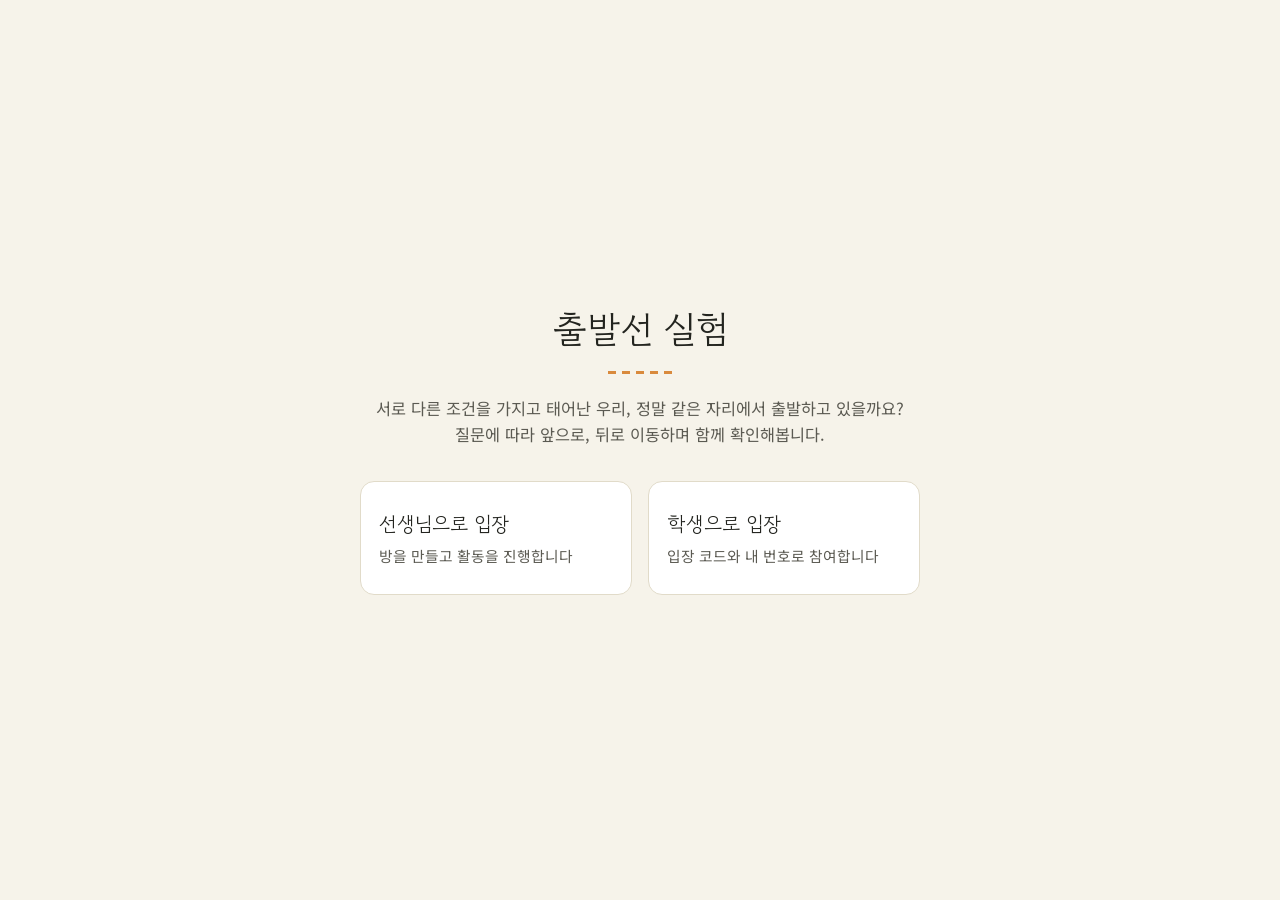
<file: Line/index.html>
<!DOCTYPE html>
<html lang="ko">
<head>
<meta charset="UTF-8" />
<meta name="viewport" content="width=device-width, initial-scale=1.0" />
<title>출발선 실험 — 체험 활동</title>
<link rel="stylesheet" href="css/style.css" />
</head>
<body>

<div class="landing">
  <div class="landing-card">
    <h1>출발선 실험</h1>
    <div class="eyebrow-line"></div>
    <p class="sub">
      서로 다른 조건을 가지고 태어난 우리, 정말 같은 자리에서 출발하고 있을까요?<br/>
      질문에 따라 앞으로, 뒤로 이동하며 함께 확인해봅니다.
    </p>

    <div class="role-grid">
      <a class="role-card" href="teacher.html" style="text-decoration:none; color:inherit;">
        <div class="role-title">선생님으로 입장</div>
        <div class="role-desc">방을 만들고 활동을 진행합니다</div>
      </a>
      <a class="role-card" href="student.html" style="text-decoration:none; color:inherit;">
        <div class="role-title">학생으로 입장</div>
        <div class="role-desc">입장 코드와 내 번호로 참여합니다</div>
      </a>
    </div>
  </div>
</div>

</body>
</html>
</file>
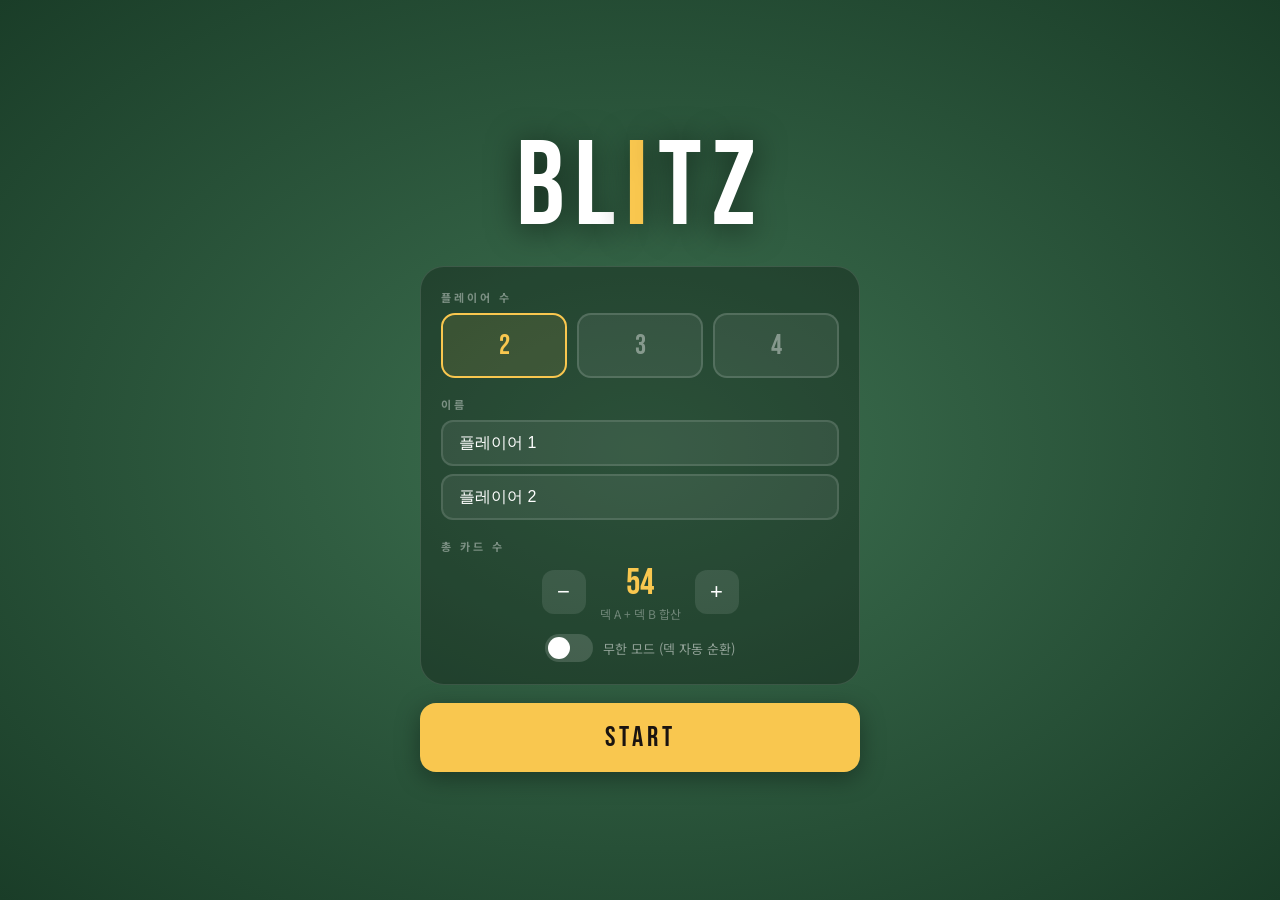
<file: blitz.html>
<!DOCTYPE html>
<html lang="ko">
<head>
<meta charset="UTF-8">
<meta name="viewport" content="width=device-width, initial-scale=1.0, user-scalable=no">
<meta name="apple-mobile-web-app-capable" content="yes">
<meta name="apple-mobile-web-app-status-bar-style" content="black-translucent">
<title>BLITZ</title>
<style>
@import url('https://fonts.googleapis.com/css2?family=Bebas+Neue&family=Noto+Sans+KR:wght@400;700;900&display=swap');
:root {
  --felt:#2d5a3d; --felt-d:#1a3d28; --felt-l:#3d7050;
  --ink:#1a1410; --gold:#f9c74f; --accent:#c0392b;
  --card:#fdf9f0; --card-b:#cfc0a0;
  /* JS will override these */
  --cw:140px; --ch:196px; --dw:100px; --dh:140px; --ns:16px;
}
*{box-sizing:border-box;margin:0;padding:0;
  -webkit-tap-highlight-color:transparent;
  user-select:none;-webkit-user-select:none;}
body{background:var(--felt);font-family:'Noto Sans KR',sans-serif;
  width:100dvw;height:100dvh;overflow:hidden;}
.screen{display:none;width:100%;height:100%;position:absolute;top:0;left:0;}
.screen.active{display:flex;}

/* ── SETUP ── */
#setup{flex-direction:column;align-items:center;justify-content:center;
  background:radial-gradient(ellipse at center,var(--felt-l),var(--felt-d));
  padding:28px 24px;gap:18px;}
.logo{font-family:'Bebas Neue',sans-serif;font-size:clamp(80px,20vw,120px);
  color:white;letter-spacing:10px;line-height:1;text-shadow:0 4px 32px rgba(0,0,0,.6);}
.logo em{color:var(--gold);font-style:normal;}
.setup-box{background:rgba(0,0,0,.28);border:1px solid rgba(255,255,255,.12);
  border-radius:24px;padding:22px 20px;width:100%;max-width:440px;
  display:flex;flex-direction:column;gap:18px;}
.slabel{font-size:11px;font-weight:700;letter-spacing:3px;
  color:rgba(255,255,255,.4);text-transform:uppercase;margin-bottom:8px;}
.count-row{display:flex;gap:10px;}
.count-btn{flex:1;padding:14px 8px;border:2px solid rgba(255,255,255,.15);
  border-radius:14px;background:rgba(255,255,255,.07);
  font-family:'Bebas Neue',sans-serif;font-size:28px;
  color:rgba(255,255,255,.4);cursor:pointer;transition:all .2s;}
.count-btn.active{border-color:var(--gold);color:var(--gold);background:rgba(249,199,79,.1);}
.name-inputs{display:flex;flex-direction:column;gap:8px;}
.name-input{width:100%;padding:12px 16px;border:2px solid rgba(255,255,255,.12);
  border-radius:12px;background:rgba(255,255,255,.07);font-size:16px;
  color:white;outline:none;}
.name-input::placeholder{color:rgba(255,255,255,.25);}
.name-input:focus{border-color:rgba(255,255,255,.4);}
.cc-row{display:flex;align-items:center;justify-content:center;gap:14px;}
.cc-btn{width:44px;height:44px;border-radius:12px;border:none;
  background:rgba(255,255,255,.1);color:white;font-size:22px;
  cursor:pointer;flex-shrink:0;display:flex;align-items:center;justify-content:center;}
.cc-btn:active{background:rgba(255,255,255,.2);}
.cc-val{font-family:'Bebas Neue',sans-serif;font-size:36px;color:var(--gold);
  min-width:70px;text-align:center;}
.cc-desc{font-size:12px;color:rgba(255,255,255,.35);text-align:center;}
.inf-toggle{display:flex;align-items:center;justify-content:center;gap:10px;margin-top:6px;}
.inf-toggle-lbl{font-size:13px;color:rgba(255,255,255,.5);}
.toggle-switch{position:relative;width:46px;height:26px;cursor:pointer;}
.toggle-switch input{opacity:0;width:0;height:0;}
.toggle-track{position:absolute;inset:0;border-radius:13px;
  background:rgba(255,255,255,.15);transition:background .2s;}
.toggle-thumb{position:absolute;width:20px;height:20px;border-radius:50%;
  background:white;top:3px;left:3px;transition:transform .2s;}
.toggle-switch input:checked + .toggle-track{background:var(--gold);}
.toggle-switch input:checked + .toggle-track + .toggle-thumb,
.toggle-switch input:checked ~ .toggle-thumb{transform:translateX(20px);}
/* Simpler toggle using label trick */
.tog{display:flex;align-items:center;gap:10px;cursor:pointer;}
.tog-pill{width:48px;height:28px;border-radius:14px;background:rgba(255,255,255,.15);
  position:relative;transition:background .2s;flex-shrink:0;}
.tog-pill::after{content:'';position:absolute;width:22px;height:22px;border-radius:50%;
  background:white;top:3px;left:3px;transition:transform .22s;}
.tog.on .tog-pill{background:var(--gold);}
.tog.on .tog-pill::after{transform:translateX(20px);}
.tog-lbl{font-size:13px;color:rgba(255,255,255,.5);}
.start-btn{width:100%;max-width:440px;padding:18px;border:none;border-radius:16px;
  background:var(--gold);color:var(--ink);
  font-family:'Bebas Neue',sans-serif;font-size:28px;letter-spacing:4px;
  cursor:pointer;box-shadow:0 6px 24px rgba(0,0,0,.35);transition:transform .15s;}
.start-btn:active{transform:scale(.97);}

/* ── GAME TABLE ── */
#game{position:relative;
  background:radial-gradient(ellipse at center,var(--felt-l) 0%,var(--felt) 50%,var(--felt-d) 100%);}
#game::before{content:'';position:absolute;inset:0;pointer-events:none;
  background-image:
    repeating-linear-gradient(0deg,transparent,transparent 4px,rgba(0,0,0,.018) 4px,rgba(0,0,0,.018) 8px),
    repeating-linear-gradient(90deg,transparent,transparent 4px,rgba(0,0,0,.018) 4px,rgba(0,0,0,.018) 8px);}

/* CENTER */
.center-area{position:absolute;top:50%;left:50%;transform:translate(-50%,-50%);
  display:flex;align-items:center;justify-content:center;gap:14px;z-index:10;}

.deck-card{width:var(--dw);height:var(--dh);background:var(--ink);
  border:3px solid rgba(255,255,255,.12);border-radius:14px;
  display:flex;flex-direction:column;align-items:center;justify-content:center;
  cursor:pointer;flex-shrink:0;
  box-shadow:4px 4px 0 #0a0806,8px 8px 0 rgba(0,0,0,.28);
  transition:transform .12s,box-shadow .12s;position:relative;}
.deck-card:active{transform:translate(3px,3px);box-shadow:1px 1px 0 #0a0806;}
.deck-card.empty{opacity:.25;pointer-events:none;}
.deck-num{font-family:'Bebas Neue',sans-serif;
  font-size:calc(var(--dw) * 0.5);color:white;line-height:1;}
.deck-lbl{font-size:calc(var(--dw) * 0.13);letter-spacing:2px;
  color:rgba(255,255,255,.3);margin-top:4px;}

.wild-card{width:var(--dw);height:var(--dh);
  background:var(--ink);
  border:3px solid rgba(255,255,255,.14);
  border-radius:14px;display:flex;flex-direction:column;
  align-items:center;justify-content:center;gap:8px;flex-shrink:0;
  box-shadow:2px 2px 10px rgba(0,0,0,.5);}
.wild-syms{display:flex;gap:8px;font-size:calc(var(--dw) * 0.4);}
.wild-lbl{font-size:calc(var(--dw) * 0.12);letter-spacing:2px;
  color:rgba(255,255,255,.35);text-transform:uppercase;}
.wild-empty{width:var(--dw);height:var(--dh);border-radius:14px;
  border:2px dashed rgba(255,255,255,.1);flex-shrink:0;
  display:flex;align-items:center;justify-content:center;
  font-family:'Bebas Neue',sans-serif;font-size:16px;
  letter-spacing:2px;color:rgba(255,255,255,.1);}

/* PLAYER AREAS */
.player-area{position:absolute;display:flex;flex-direction:column;
  align-items:center;gap:10px;z-index:5;padding:8px;}
.player-area[data-pos="bottom"]      {bottom:0;left:50%;transform:translateX(-50%);}
.player-area[data-pos="top"]         {top:0;left:50%;transform:translateX(-50%) rotate(180deg);}
.player-area[data-pos="left"]        {left:0;top:50%;transform:translateY(-50%) rotate(90deg);}
.player-area[data-pos="right"]       {right:0;top:50%;transform:translateY(-50%) rotate(-90deg);}
.player-area[data-pos="bottom-left"] {bottom:0;left:0;}
.player-area[data-pos="bottom-right"]{bottom:0;right:0;}
.player-area[data-pos="top-left"]    {top:0;left:0;transform:rotate(180deg);}
.player-area[data-pos="top-right"]   {top:0;right:0;transform:rotate(180deg);}

.player-row{display:flex;gap:12px;align-items:flex-end;}

/* PLAY PILE WRAPPER — for stack shadow layers */
.play-pile-wrap{position:relative;width:var(--cw);height:var(--ch);flex-shrink:0;
  overflow:visible;}
.stack-shadow{position:absolute;border-radius:16px;
  background:#2a2420;border:1px solid rgba(255,255,255,.15);pointer-events:none;}

/* PLAY PILE CARD — dark back design (face-down pile), top card face-up */
.play-pile-card{
  position:absolute;inset:0;
  border-radius:16px;
  background:var(--ink);
  border:3px solid rgba(255,255,255,.12);
  display:flex;flex-direction:column;
  align-items:center;justify-content:space-between;
  box-shadow:0 6px 24px rgba(0,0,0,.6);
  overflow:hidden;padding:10px 8px;z-index:10;
}
.play-pile-card.empty{
  background:rgba(255,255,255,.04);
  border:2px dashed rgba(255,255,255,.2);
  box-shadow:none;justify-content:center;
}
.play-pile-card.match{border-color:var(--accent);
  animation:matchglow 1s infinite alternate;}
@keyframes matchglow{
  from{box-shadow:0 0 0 5px rgba(192,57,43,.55),0 6px 24px rgba(0,0,0,.6);}
  to  {box-shadow:0 0 0 12px rgba(192,57,43,.06),0 6px 24px rgba(0,0,0,.6);}
}

/* Card content: topic top + big symbol + topic bottom
   Layout from card top to bottom:
   - .topic-far  : text at physical top of card, rotated 180deg → reads correctly for player on FAR side
   - .sym-center : big symbol in middle
   - .topic-near : text at physical bottom, no rotation → reads correctly for player on NEAR side (card owner)
   For bottom player (no area rotation): near = bottom of card = their side ✓
   For top player (area rotated 180deg): entire area is flipped, so bottom of card faces them ✓
*/
.topic-far{
  width:100%;text-align:center;font-weight:900;
  font-size:calc(var(--cw) * 0.165);
  color:rgba(255,255,255,.85);line-height:1.2;
  transform:rotate(180deg);
}
.sym-center{
  font-size:calc(var(--cw) * 0.65);
  line-height:1;flex-shrink:0;
}
.topic-near{
  width:100%;text-align:center;font-weight:900;
  font-size:calc(var(--cw) * 0.165);
  color:rgba(255,255,255,.85);line-height:1.2;
}

/* SCORE PILE WRAPPER */
.score-pile-wrap{position:relative;width:calc(var(--cw) * 0.72);height:var(--ch);flex-shrink:0;
  overflow:visible;}
.score-shadow{position:absolute;border-radius:14px;
  background:#2a2420;border:1px solid rgba(255,255,255,.15);pointer-events:none;}
.score-pile-btn{position:absolute;inset:0;border-radius:14px;
  background:rgba(255,255,255,.08);border:2px dashed rgba(255,255,255,.22);
  display:flex;flex-direction:column;align-items:center;justify-content:center;
  gap:5px;cursor:pointer;z-index:10;
  transition:border-color .2s,background .2s,box-shadow .2s;}
.score-pile-btn.claimable{border-color:var(--gold);background:rgba(249,199,79,.12);
  animation:scoreglow 1s infinite alternate;}
@keyframes scoreglow{
  from{box-shadow:0 0 0 4px rgba(249,199,79,.45);}
  to  {box-shadow:0 0 0 10px rgba(249,199,79,.05);}
}
.score-num{font-family:'Bebas Neue',sans-serif;
  font-size:calc(var(--cw) * 0.38);color:white;line-height:1;}
.score-lbl{font-size:calc(var(--cw) * 0.11);letter-spacing:1px;
  color:rgba(255,255,255,.35);text-transform:uppercase;}

.player-name{font-size:var(--ns);font-weight:700;letter-spacing:2px;
  text-transform:uppercase;color:rgba(255,255,255,.5);}
.player-name.cur{color:var(--gold);}

/* Turn label */
.turn-label{position:absolute;top:50%;left:50%;
  transform:translate(-50%,-50%) translateY(80px);
  font-family:'Bebas Neue',sans-serif;font-size:14px;letter-spacing:3px;
  color:rgba(255,255,255,.18);pointer-events:none;z-index:4;}

/* FLYING CARD */
.flying-card{position:fixed;border-radius:14px;
  background:var(--ink);
  border:3px solid rgba(255,255,255,.12);
  display:flex;flex-direction:column;
  align-items:center;justify-content:space-between;
  padding:8px 6px;
  box-shadow:0 14px 48px rgba(0,0,0,.75);
  pointer-events:none;z-index:1000;will-change:transform,opacity;}
.flying-card.fly{transition:transform .38s cubic-bezier(.25,.46,.45,.94),opacity .38s ease;}

/* ── END ── */
#end{flex-direction:column;align-items:center;justify-content:center;
  background:radial-gradient(ellipse at center,var(--felt-l),var(--felt-d));padding:40px 24px;}
.end-title{font-family:'Bebas Neue',sans-serif;font-size:clamp(60px,16vw,90px);
  letter-spacing:6px;color:white;text-align:center;}
.end-sub{font-size:12px;letter-spacing:3px;color:rgba(255,255,255,.4);
  text-align:center;margin-bottom:28px;margin-top:6px;text-transform:uppercase;}
.lb{width:100%;max-width:440px;display:flex;flex-direction:column;gap:10px;}
.lb-row{display:flex;align-items:center;gap:16px;
  background:rgba(255,255,255,.09);border-radius:18px;padding:18px 24px;}
.lb-row.first{background:rgba(249,199,79,.14);}
.lb-rank{font-family:'Bebas Neue',sans-serif;font-size:32px;
  color:rgba(255,255,255,.25);width:32px;text-align:center;}
.lb-rank.gold{color:var(--gold);}
.lb-name{flex:1;font-size:20px;font-weight:700;color:white;}
.lb-score{font-family:'Bebas Neue',sans-serif;font-size:30px;color:var(--gold);}
.end-btns{display:flex;gap:12px;margin-top:32px;width:100%;max-width:440px;}
.end-btn{flex:1;padding:18px;border-radius:14px;
  border:2px solid rgba(255,255,255,.15);background:rgba(255,255,255,.08);
  color:white;font-family:'Bebas Neue',sans-serif;font-size:22px;
  letter-spacing:3px;cursor:pointer;transition:transform .1s;}
.end-btn.primary{background:var(--gold);color:var(--ink);border-color:transparent;}
.end-btn:active{transform:scale(.97);}
.toast{position:fixed;bottom:40px;left:50%;
  transform:translateX(-50%) translateY(14px);background:rgba(0,0,0,.88);
  color:white;padding:12px 26px;border-radius:40px;font-size:15px;font-weight:600;
  opacity:0;transition:all .3s;pointer-events:none;z-index:999;white-space:nowrap;}
.toast.show{opacity:1;transform:translateX(-50%) translateY(0);}
</style>
</head>
<body>

<div id="setup" class="screen active">
  <div class="logo">BL<em>I</em>TZ</div>
  <div class="setup-box">
    <div>
      <div class="slabel">플레이어 수</div>
      <div class="count-row" id="count-row">
        <button class="count-btn active" data-n="2">2</button>
        <button class="count-btn" data-n="3">3</button>
        <button class="count-btn" data-n="4">4</button>
      </div>
    </div>
    <div>
      <div class="slabel">이름</div>
      <div class="name-inputs" id="name-inputs"></div>
    </div>
    <div>
      <div class="slabel">총 카드 수</div>
      <div class="cc-row">
        <button class="cc-btn" id="cc-dec">−</button>
        <div style="text-align:center">
          <div class="cc-val" id="cc-val">54</div>
          <div class="cc-desc">덱 A + 덱 B 합산</div>
        </div>
        <button class="cc-btn" id="cc-inc">+</button>
      </div>
      <div class="inf-toggle" style="margin-top:12px">
        <div class="tog" id="inf-tog" onclick="toggleInfinite()">
          <div class="tog-pill"></div>
          <div class="tog-lbl">무한 모드 (덱 자동 순환)</div>
        </div>
      </div>
    </div>
  </div>
  <button class="start-btn" onclick="startGame()">START</button>
</div>

<div id="game" class="screen">
  <div class="center-area" id="center-area">
    <div class="deck-card" id="deck0" onclick="drawCard(0)">
      <div class="deck-num" id="d0n">—</div>
      <div class="deck-lbl">덱 A</div>
    </div>
    <div id="wild-slot"></div>
    <div class="deck-card" id="deck1" onclick="drawCard(1)">
      <div class="deck-num" id="d1n">—</div>
      <div class="deck-lbl">덱 B</div>
    </div>
  </div>
  <div class="turn-label" id="turn-label"></div>
  <div id="player-areas"></div>
  <button id="end-game-btn" onclick="showEnd()" style="display:none;position:absolute;bottom:12px;left:50%;transform:translateX(-50%);padding:8px 22px;border-radius:20px;border:1px solid rgba(255,255,255,.2);background:rgba(0,0,0,.35);color:rgba(255,255,255,.5);font-family:'Bebas Neue',sans-serif;font-size:16px;letter-spacing:2px;cursor:pointer;z-index:20;">게임 종료</button>
</div>

<div id="end" class="screen">
  <div class="end-title">GAME OVER</div>
  <div class="end-sub">덱 소진 — 최종 결과</div>
  <div class="lb" id="lb"></div>
  <div class="end-btns">
    <button class="end-btn" onclick="location.reload()">처음으로</button>
    <button class="end-btn primary" onclick="newGame()">재시작</button>
  </div>
</div>
<div class="toast" id="toast"></div>

<script>
var SYMBOLS=[
  {char:'●',color:'#d63031'},
  {char:'◆',color:'#2980b9'},
  {char:'★',color:'#e67e22'},
  {char:'■',color:'#8e44ad'}
];
var TOPICS=['사실 판단','가치 판단','도덕 판단'];
var WILD_COMBOS=[];
for(var _i=0;_i<4;_i++) for(var _j=_i+1;_j<4;_j++) WILD_COMBOS.push([_i,_j]);
var POSITIONS={
  2:['left','right'],
  3:['bottom-left','bottom-right','top-left'],
  4:['bottom-left','bottom-right','top-left','top-right']
};
var G={},numPlayers=2,totalCards=54,animating=false,infiniteMode=false;

function toggleInfinite(){
  infiniteMode=!infiniteMode;
  var tog=document.getElementById('inf-tog');
  tog.classList.toggle('on',infiniteMode);
  // disable/enable +/- buttons
  document.getElementById('cc-dec').disabled=infiniteMode;
  document.getElementById('cc-inc').disabled=infiniteMode;
  document.getElementById('cc-dec').style.opacity=infiniteMode?'0.3':'1';
  document.getElementById('cc-inc').style.opacity=infiniteMode?'0.3':'1';
}

/* ════════════════════════════════════════
   ADAPTIVE SIZING
   Goal: player card takes up as much space
   as possible while fitting all areas.
   Card ratio is always 1 : 1.4 (w:h).
   Score pile = card_w * 0.72 wide, card_h tall.
   Row = score_w + gap(12) + card_w
       = card_w*(0.72+1) + 12 = card_w*1.72+12
   Name tag height = name_font * 1.5 ≈ card_w*0.22
   Area total height = card_h + name_h + gap(10)
                     = card_w*1.4 + card_w*0.22 + 10
                     = card_w*1.62 + 10
   ════════════════════════════════════════ */
function computeSizes(){
  var W=window.innerWidth, H=window.innerHeight;
  var n=G.players?G.players.length:numPlayers;

  // Center cluster width: 3 deck-sized cards + 2 gaps
  // deck_w = card_w * 0.72, gap = 14
  // center_w = 3 * card_w*0.72 + 2*14 = card_w*2.16 + 28
  // center_h = card_w * 0.72 * 1.4 = card_w * 1.008

  var cardW;

  var PAD = 6; // minimal edge padding

  // All layouts now use corner-based positioning (2p=2 corners, 3p=3 corners, 4p=4 corners)
  // Corner area width  = (W - center_w) / 2  →  row_w = cardW*1.72+12 must fit
  // Corner area height = (H - center_h) / 2  →  area_h = cardW*1.59+10+PAD must fit
  // center_w ≈ cardW*2.16 + 28  (3 deck-width cards + 2 gaps of 14)
  // center_h ≈ cardW*1.008       (deck height)
  //
  // Horizontal: cardW*1.72+12 ≤ (W - cardW*2.16 - 28)/2 - PAD
  //   2*(cardW*1.72+12) + 2*PAD ≤ W - cardW*2.16 - 28
  //   cardW*(3.44+2.16) ≤ W - 28 - 24 - 2*PAD
  //   cardW*5.6 ≤ W - 52 - 2*PAD
  var byW = (W - 52 - PAD*2) / 5.6;
  // Vertical: cardW*1.59+10+PAD ≤ (H - cardW*1.008)/2 - PAD
  //   2*(cardW*1.59+10+PAD) + 2*PAD ≤ H - cardW*1.008
  //   cardW*(3.18+1.008) ≤ H - 20 - PAD*4
  //   cardW*4.188 ≤ H - 20 - PAD*4
  var byH = (H - 20 - PAD*4) / 4.188;
  var cardW = Math.min(byW, byH);

  cardW = Math.max(90, Math.min(320, Math.floor(cardW)));
  var cardH = Math.floor(cardW*1.4);
  var deckW = Math.floor(cardW*0.72);
  var deckH = Math.floor(deckW*1.4);
  var nameSize = Math.max(13, Math.floor(cardW*0.13));

  var r=document.documentElement;
  r.style.setProperty('--cw',cardW+'px');
  r.style.setProperty('--ch',cardH+'px');
  r.style.setProperty('--dw',deckW+'px');
  r.style.setProperty('--dh',deckH+'px');
  r.style.setProperty('--ns',nameSize+'px');
  return {cw:cardW,ch:cardH,dw:deckW,dh:deckH};
}

/* ── SETUP UI ── */
document.getElementById('count-row').addEventListener('click',function(e){
  var btn=e.target.closest('[data-n]');if(!btn)return;
  numPlayers=+btn.dataset.n;
  document.querySelectorAll('.count-btn').forEach(function(b){b.classList.remove('active');});
  btn.classList.add('active');buildNameInputs(numPlayers);
});
document.getElementById('cc-dec').onclick=function(){
  if(totalCards>20){totalCards-=6;document.getElementById('cc-val').textContent=totalCards;}
};
document.getElementById('cc-inc').onclick=function(){
  if(totalCards<120){totalCards+=6;document.getElementById('cc-val').textContent=totalCards;}
};
function buildNameInputs(n){
  var c=document.getElementById('name-inputs');c.innerHTML='';
  for(var i=0;i<n;i++){
    var inp=document.createElement('input');
    inp.className='name-input';inp.placeholder='플레이어 '+(i+1);
    inp.value='플레이어 '+(i+1);inp.id='pn'+i;c.appendChild(inp);
  }
}
buildNameInputs(2);
function startGame(){
  numPlayers=+document.querySelector('.count-btn.active').dataset.n;
  var names=[];
  for(var i=0;i<numPlayers;i++){
    var el=document.getElementById('pn'+i);
    names.push(el?(el.value.trim()||'플레이어 '+(i+1)):'플레이어 '+(i+1));
  }
  initGame(names);
}
function newGame(){initGame(G.players.map(function(p){return p.name;}));}

/* ── GAME INIT ── */
function shuffle(a){
  for(var i=a.length-1;i>0;i--){var j=0|Math.random()*(i+1);var t=a[i];a[i]=a[j];a[j]=t;}
  return a;
}
function makeDeck(limit){
  // Build topic and wild pools separately
  var topics=[];
  for(var s=0;s<4;s++) for(var t=0;t<3;t++) topics.push({type:'topic',symbol:s,topic:TOPICS[t]});
  var wilds=[];
  for(var c=0;c<WILD_COMBOS.length;c++) wilds.push({type:'wild',symbols:WILD_COMBOS[c]});

  // Expand topic pool to fill limit
  var topicPool=[];
  while(topicPool.length<limit){
    var sh=shuffle(topics.slice());
    for(var k=0;k<sh.length&&topicPool.length<limit;k++) topicPool.push(sh[k]);
  }
  topicPool=topicPool.slice(0,limit);

  // Sprinkle wilds: one wild per every ~8 topic cards, min gap of 6
  var wildPool=shuffle(wilds.slice());
  var result=topicPool.slice();
  var wildCount=Math.floor(limit/8);
  var placed=0;
  var lastWildPos=-7;
  // Collect candidate positions (not too close to each other or ends)
  var positions=[];
  for(var p=4;p<result.length-4;p++) positions.push(p);
  shuffle(positions);
  for(var pi2=0;pi2<positions.length&&placed<wildCount;pi2++){
    var pos=positions[pi2];
    if(pos-lastWildPos>=7){
      result.splice(pos,0,wildPool[placed%wildPool.length]);
      lastWildPos=pos;
      placed++;
    }
  }
  // Trim to limit and shuffle just slightly (keep rough spacing)
  result=result.slice(0,limit);
  return result;
}
function initGame(names){
  var full=makeDeck(totalCards),half=Math.ceil(full.length/2);
  G={
    players:names.map(function(n){return {name:n,playPile:[],scorePile:[]};}),
    decks:[shuffle(full.slice(0,half)),shuffle(full.slice(half))],
    activeWild:null,currentTurn:0
  };
  animating=false;
  computeSizes();
  buildPlayerAreas();
  showScreen('game');
  document.getElementById('end-game-btn').style.display=infiniteMode?'block':'none';
  renderGame();
}
function buildPlayerAreas(){
  var c=document.getElementById('player-areas');c.innerHTML='';
  var pos=POSITIONS[G.players.length];
  G.players.forEach(function(p,i){
    var area=document.createElement('div');
    area.className='player-area';area.setAttribute('data-pos',pos[i]);
    area.innerHTML=
      '<div class="player-row">'
      +'<div class="score-pile-wrap" id="spw'+i+'">'
      +'<div class="score-pile-btn" id="sp'+i+'" onclick="claimWin('+i+')">'
      +'<div class="score-num" id="sn'+i+'">0</div>'
      +'<div class="score-lbl">점수</div>'
      +'</div></div>'
      +'<div class="play-pile-wrap" id="ppw'+i+'">'
      +'<div class="play-pile-card empty" id="pp'+i+'">'
      +'<span style="color:rgba(255,255,255,.15);font-size:30px;">—</span>'
      +'</div></div>'
      +'</div>'
      +'<div class="player-name" id="nt'+i+'">'+p.name+'</div>';
    c.appendChild(area);
  });
}

/* ── DRAW ── */
function drawCard(di){
  if(animating)return;
  // In infinite mode, reshuffle this deck if empty
  if(G.decks[di].length===0){
    if(infiniteMode){
      G.decks[di]=makeDeck(Math.ceil(totalCards/2));
    } else {
      if(G.decks[1-di].length===0){showEnd();return;}
      showToast('그 덱은 비었어요!');return;
    }
  }
  var card=G.decks[di].shift();
  var pi=G.currentTurn;
  if(card.type==='wild'){
    // Wild: turn stays with current player — they must draw again
    flyCard(
      document.getElementById('deck'+di),
      document.getElementById('wild-slot'),
      card,function(){
        G.activeWild=card;
        // Do NOT advance turn — player draws again
        renderGame();checkEnd();
      }
    );
    return;
  }
  // Normal card: add to play pile then advance turn
  flyCard(
    document.getElementById('deck'+di),
    document.getElementById('ppw'+pi),
    card,function(){
      G.players[pi].playPile.push(card);
      G.currentTurn=(G.currentTurn+1)%G.players.length;
      renderGame();checkEnd();
    }
  );
}
function checkEnd(){
  if(infiniteMode) return; // never auto-end in infinite mode
  if(G.decks[0].length>0 || G.decks[1].length>0) return;
  var mm = matchMap();
  if(Object.keys(mm).length > 0) return;
  setTimeout(showEnd, 600);
}

/* ── FLY CARD ── */
function flyCard(fromEl,toEl,card,onDone){
  animating=true;
  var sz=computeSizes();
  var fr=fromEl.getBoundingClientRect();
  var tr=toEl.getBoundingClientRect();
  var isWild=card.type==='wild';
  var fw=isWild?sz.dw:sz.cw;
  var fh=isWild?sz.dh:sz.ch;
  var topicFs=Math.floor(fw*0.165);
  var symFs=Math.floor(fw*0.62);

  var fc=document.createElement('div');
  fc.className='flying-card';
  fc.style.width=fw+'px';fc.style.height=fh+'px';

  if(isWild){
    var s0=SYMBOLS[card.symbols[0]],s1=SYMBOLS[card.symbols[1]];
    fc.style.justifyContent='center';fc.style.gap='8px';
    fc.innerHTML=
      '<div style="display:flex;gap:8px;font-size:'+Math.floor(fw*0.38)+'px">'
      +'<span style="color:'+s0.color+'">'+s0.char+'</span>'
      +'<span style="color:'+s1.color+'">'+s1.char+'</span>'
      +'</div>'
      +'<div style="font-size:'+Math.floor(fw*0.12)+'px;letter-spacing:2px;color:#8b7a60;text-transform:uppercase;">WILD</div>';
  } else {
    var sym=SYMBOLS[card.symbol];
    fc.innerHTML=
      '<div style="width:100%;text-align:center;font-weight:900;font-size:'+topicFs+'px;color:rgba(255,255,255,.85);line-height:1.2;transform:rotate(180deg);">'+card.topic+'</div>'
      +'<div style="font-size:'+symFs+'px;line-height:1;color:'+sym.color+'">'+sym.char+'</div>'
      +'<div style="width:100%;text-align:center;font-weight:900;font-size:'+topicFs+'px;color:rgba(255,255,255,.85);line-height:1.2;">'+card.topic+'</div>';
  }

  var sx=fr.left+fr.width/2-fw/2;
  var sy=fr.top+fr.height/2-fh/2;
  fc.style.left=sx+'px';fc.style.top=sy+'px';
  document.body.appendChild(fc);

  var ex=tr.left+tr.width/2-fw/2;
  var ey=tr.top+tr.height/2-fh/2;

  requestAnimationFrame(function(){requestAnimationFrame(function(){
    fc.classList.add('fly');
    fc.style.transform='translate('+(ex-sx)+'px,'+(ey-sy)+'px)';
  });});
  setTimeout(function(){
    if(fc.parentNode)fc.parentNode.removeChild(fc);
    animating=false;onDone();
  },420);
}

/* ── MATCHING ── */
function symMatch(a,b){
  if(a===b)return true;
  if(G.activeWild){var x=G.activeWild.symbols[0],y=G.activeWild.symbols[1];
    if((a===x&&b===y)||(a===y&&b===x))return true;}
  return false;
}
function matchMap(){
  var m={};
  for(var i=0;i<G.players.length;i++) for(var j=i+1;j<G.players.length;j++){
    var ti=G.players[i].playPile[G.players[i].playPile.length-1];
    var tj=G.players[j].playPile[G.players[j].playPile.length-1];
    if(ti&&tj&&symMatch(ti.symbol,tj.symbol)){if(!(i in m))m[i]=j;if(!(j in m))m[j]=i;}
  }
  return m;
}

/* ── CLAIM WIN ── */
function claimWin(wi){
  if(animating)return;
  var m=matchMap();if(!(wi in m))return;
  var li=m[wi];
  var loser=G.players[li];if(loser.playPile.length===0)return;
  var card=loser.playPile[loser.playPile.length-1];
  flyCard(
    document.getElementById('ppw'+li),
    document.getElementById('spw'+wi),
    card,function(){
      G.players[li].playPile.pop();
      G.players[wi].scorePile.push(card);
      renderGame();
      checkEnd();
    }
  );
}

/* ── RENDER ── */
function renderGame(){
  var d0=G.decks[0].length, d1=G.decks[1].length;
  document.getElementById('d0n').textContent=infiniteMode?'∞':d0;
  document.getElementById('d1n').textContent=infiniteMode?'∞':d1;
  document.getElementById('deck0').classList.toggle('empty',!infiniteMode&&d0===0);
  document.getElementById('deck1').classList.toggle('empty',!infiniteMode&&d1===0);

  // wild slot
  var ws=document.getElementById('wild-slot');
  if(G.activeWild){
    var s0=SYMBOLS[G.activeWild.symbols[0]],s1=SYMBOLS[G.activeWild.symbols[1]];
    ws.className='';
    ws.innerHTML='<div class="wild-card">'
      +'<div class="wild-syms"><span style="color:'+s0.color+'">'+s0.char+'</span>'
      +'<span style="color:'+s1.color+'">'+s1.char+'</span></div>'
      +'<div class="wild-lbl">WILD</div></div>';
  } else {
    ws.className='wild-empty';ws.innerHTML='W';
  }

  document.getElementById('turn-label').textContent=G.players[G.currentTurn].name+' TURN';

  var mm=matchMap();
  var maxPlay=Math.max(1,G.players.reduce(function(mx,p){return Math.max(mx,p.playPile.length);},0));
  var maxScore=Math.max(1,G.players.reduce(function(mx,p){return Math.max(mx,p.scorePile.length);},0));

  G.players.forEach(function(p,i){
    var top=p.playPile[p.playPile.length-1];
    var ppw=document.getElementById('ppw'+i);
    var pile=document.getElementById('pp'+i);
    var spw=document.getElementById('spw'+i);
    var isMatch=i in mm, isCur=i===G.currentTurn;

    /* ── play pile stack shadows ── */
    ppw.querySelectorAll('.stack-shadow').forEach(function(s){s.remove();});
    // Visible layers: up to 8, each offset by 4px (so 8 cards = 32px total depth)
    var layers=Math.min(p.playPile.length,8);
    for(var s=layers;s>=1;s--){
      var sh=document.createElement('div');
      sh.className='stack-shadow';
      var o=s*4; // 4px per card layer — much more visible
      // Each layer peeks out from behind the top card
      sh.style.cssText='top:'+o+'px;left:'+o+'px;right:'+(-o)+'px;bottom:'+(-o)+'px;'
        +'opacity:'+(0.9-s*0.08)+';z-index:'+(10-s)+';';
      ppw.insertBefore(sh,pile);
    }

    /* ── play pile card face ── */
    var cw=parseInt(getComputedStyle(document.documentElement).getPropertyValue('--cw'))||140;
    if(top){
      var sym=SYMBOLS[top.symbol];
      pile.className='play-pile-card'+(isMatch?' match':'');
      pile.innerHTML=
        '<div class="topic-far" style="font-size:'+Math.floor(cw*0.165)+'px;color:rgba(255,255,255,.85)">'+top.topic+'</div>'
        +'<div class="sym-center" style="font-size:'+Math.floor(cw*0.62)+'px;color:'+sym.color+'">'+sym.char+'</div>'
        +'<div class="topic-near" style="font-size:'+Math.floor(cw*0.165)+'px;color:rgba(255,255,255,.85)">'+top.topic+'</div>';
    } else {
      pile.className='play-pile-card empty';
      pile.innerHTML='<span style="color:rgba(255,255,255,.15);font-size:30px;">—</span>';
    }

    /* ── score pile stack shadows ── */
    spw.querySelectorAll('.score-shadow').forEach(function(s){s.remove();});
    var sLayers=Math.min(p.scorePile.length,8);
    var sp=document.getElementById('sp'+i);
    for(var ss=sLayers;ss>=1;ss--){
      var ssh=document.createElement('div');
      ssh.className='score-shadow';
      var so=ss*4;
      ssh.style.cssText='top:'+so+'px;left:'+so+'px;right:'+(-so)+'px;bottom:'+(-so)+'px;'
        +'opacity:'+(0.9-ss*0.08)+';z-index:'+(10-ss)+';';
      spw.insertBefore(ssh,sp);
    }

    sp.className='score-pile-btn'+(isMatch?' claimable':'');
    document.getElementById('sn'+i).textContent=p.scorePile.length;

    var nt=document.getElementById('nt'+i);
    nt.textContent=p.name;nt.className='player-name'+(isCur?' cur':'');
  });
}

/* ── END ── */
function showEnd(){
  var sorted=G.players.map(function(p){return {name:p.name,score:p.scorePile.length};})
    .sort(function(a,b){return b.score-a.score;});
  var lb=document.getElementById('lb');lb.innerHTML='';
  for(var r=0;r<sorted.length;r++){
    var p=sorted[r],f=r===0;
    lb.innerHTML+='<div class="lb-row'+(f?' first':'')+'"><div class="lb-rank'+(f?' gold':'')+'">'+(r+1)+'</div>'
      +'<div class="lb-name">'+p.name+'</div><div class="lb-score">'+p.score+'장</div></div>';
  }
  showScreen('end');
}
function showScreen(id){
  document.querySelectorAll('.screen').forEach(function(s){s.classList.remove('active');});
  document.getElementById(id).classList.add('active');
}
function showToast(msg){
  var t=document.getElementById('toast');t.textContent=msg;t.classList.add('show');
  clearTimeout(t._t);t._t=setTimeout(function(){t.classList.remove('show');},2000);
}
window.addEventListener('resize',function(){if(G.players){computeSizes();renderGame();}});
</script>
</body>
</html>
</file>
<file: Line/css/style.css>
/* ============================================================
   사회적 출발선 — 공통 스타일
   ============================================================ */

@import url('https://fonts.googleapis.com/css2?family=Gowun+Dodum&family=Noto+Sans+KR:wght@400;500;600;700;900&display=swap');

:root {
  --bg: #F6F3EA;
  --paper: #FFFFFF;
  --ink: #23241F;
  --ink-soft: #5B5A52;
  --line: #E1DBC9;

  --track: #35594B;
  --track-light: #4F7A68;
  --track-dim: #E7EEE9;

  --accent: #D98A3D;
  --accent-dark: #A8621F;
  --accent-soft: #F6E3CC;

  --danger: #B4432E;
  --danger-soft: #F5DDD6;
  --success: #2F7A54;
  --success-soft: #DCEEE2;

  --radius: 14px;
  --radius-sm: 8px;
  --shadow: 0 2px 10px rgba(35, 36, 31, 0.08);

  --font-head: 'Gowun Dodum', 'Noto Sans KR', sans-serif;
  --font-body: 'Noto Sans KR', -apple-system, BlinkMacSystemFont, sans-serif;
}

* { box-sizing: border-box; }

html, body {
  margin: 0;
  padding: 0;
  background: var(--bg);
  color: var(--ink);
  font-family: var(--font-body);
  font-size: 16px;
  line-height: 1.55;
  -webkit-font-smoothing: antialiased;
}

h1, h2, h3 { font-family: var(--font-head); margin: 0; font-weight: 400; }
p { margin: 0; }

button {
  font-family: var(--font-body);
  cursor: pointer;
  border: none;
  background: none;
  font-size: 1rem;
}
button:focus-visible, input:focus-visible, a:focus-visible {
  outline: 3px solid var(--accent);
  outline-offset: 2px;
}
button:disabled { cursor: not-allowed; opacity: 0.55; }

input[type="text"] {
  font-family: var(--font-body);
  font-size: 1.05rem;
  padding: 12px 14px;
  border-radius: var(--radius-sm);
  border: 1.5px solid var(--line);
  background: var(--paper);
  color: var(--ink);
  width: 100%;
}
input[type="text"]:focus { border-color: var(--track); }

select {
  font-family: var(--font-body);
  font-size: 1.05rem;
  padding: 12px 38px 12px 14px;
  border-radius: var(--radius-sm);
  border: 1.5px solid var(--line);
  background-color: var(--paper);
  color: var(--ink);
  width: 100%;
  box-sizing: border-box;
  -webkit-appearance: none;
  -moz-appearance: none;
  appearance: none;
  background-image: url("data:image/svg+xml;utf8,<svg xmlns='http://www.w3.org/2000/svg' viewBox='0 0 20 20' fill='%235B5A52'><path d='M5.5 7.5l4.5 5 4.5-5z'/></svg>");
  background-repeat: no-repeat;
  background-position: right 12px center;
  background-size: 18px;
}
select:focus { border-color: var(--track); }

.app-shell {
  min-height: 100vh;
  display: flex;
  flex-direction: column;
}

/* ---------- top bar ---------- */
.topbar {
  display: flex;
  align-items: center;
  justify-content: space-between;
  padding: 14px 22px;
  background: var(--paper);
  border-bottom: 1px solid var(--line);
}
.topbar .brand {
  display: flex;
  align-items: baseline;
  gap: 8px;
}
.topbar .brand .mark {
  width: 10px; height: 10px; border-radius: 50%;
  background: var(--accent);
  display: inline-block;
  transform: translateY(-2px);
}
.topbar h1 { font-size: 1.15rem; }
.topbar .role-tag {
  font-size: 0.78rem;
  color: var(--ink-soft);
  border: 1px solid var(--line);
  padding: 3px 10px;
  border-radius: 999px;
}
.room-chip {
  font-family: var(--font-head);
  background: var(--track);
  color: #fff;
  padding: 6px 16px;
  border-radius: 999px;
  font-size: 1rem;
  letter-spacing: 2px;
}

.main {
  flex: 1;
  width: 100%;
  max-width: 1080px;
  margin: 0 auto;
  padding: 28px 20px 60px;
}

.narrow { max-width: 480px; }
.wide { max-width: 960px; }

/* ---------- landing ---------- */
.landing {
  min-height: 100vh;
  display: flex;
  align-items: center;
  justify-content: center;
  padding: 24px;
}
.landing-card {
  max-width: 560px;
  width: 100%;
  text-align: center;
}
.landing-card .eyebrow-line {
  width: 64px;
  height: 3px;
  background: repeating-linear-gradient(90deg, var(--accent) 0 8px, transparent 8px 14px);
  margin: 18px auto 22px;
}
.landing-card h1 {
  font-size: 2.3rem;
  line-height: 1.3;
}
.landing-card .sub {
  margin-top: 14px;
  color: var(--ink-soft);
  font-size: 1.02rem;
}
.role-grid {
  display: grid;
  grid-template-columns: 1fr 1fr;
  gap: 16px;
  margin-top: 34px;
}
@media (max-width: 520px) {
  .role-grid { grid-template-columns: 1fr; }
  .landing-card h1 { font-size: 1.8rem; }
}
.role-card {
  background: var(--paper);
  border: 1.5px solid var(--line);
  border-radius: var(--radius);
  padding: 26px 18px;
  text-align: left;
  transition: transform 0.15s ease, border-color 0.15s ease;
}
.role-card:hover { transform: translateY(-3px); border-color: var(--track); }
.role-card .role-title {
  font-family: var(--font-head);
  font-size: 1.25rem;
  margin-bottom: 6px;
}
.role-card .role-desc { color: var(--ink-soft); font-size: 0.92rem; }

/* ---------- cards / panels ---------- */
.panel {
  background: var(--paper);
  border: 1px solid var(--line);
  border-radius: var(--radius);
  padding: 22px;
  box-shadow: var(--shadow);
}
.panel + .panel { margin-top: 18px; }

.btn {
  display: inline-flex;
  align-items: center;
  justify-content: center;
  gap: 8px;
  padding: 13px 22px;
  border-radius: var(--radius-sm);
  font-weight: 600;
  font-size: 1rem;
  transition: filter 0.12s ease, transform 0.06s ease;
}
.btn:active { transform: translateY(1px); }
.btn-primary { background: var(--accent); color: #fff; }
.btn-primary:hover:not(:disabled) { filter: brightness(1.06); }
.btn-secondary { background: var(--track); color: #fff; }
.btn-secondary:hover:not(:disabled) { filter: brightness(1.08); }
.btn-ghost { background: transparent; color: var(--ink); border: 1.5px solid var(--line); }
.btn-ghost:hover:not(:disabled) { border-color: var(--track); }
.btn-block { width: 100%; }
.btn-lg { padding: 18px 22px; font-size: 1.08rem; }
.btn-sm { padding: 7px 14px; font-size: 0.85rem; }
#topbar-room { display: flex; align-items: center; }

/* ---------- teacher: room code display ---------- */
.code-display {
  text-align: center;
  padding: 30px 10px;
}
.code-display .label { color: var(--ink-soft); font-size: 0.95rem; }
.code-display .code {
  font-family: var(--font-head);
  font-size: 3.4rem;
  letter-spacing: 10px;
  color: var(--track);
  margin: 8px 0 4px;
}

/* ---------- student roster ---------- */
.roster-grid {
  display: flex;
  flex-wrap: wrap;
  gap: 10px;
  margin-top: 16px;
}
.roster-chip {
  background: var(--track-dim);
  color: var(--track);
  padding: 8px 14px;
  border-radius: 999px;
  font-weight: 600;
  font-size: 0.92rem;
}
.empty-note {
  color: var(--ink-soft);
  font-size: 0.92rem;
  padding: 8px 0;
}

/* ---------- 질문 강조 블록 (교사 화면) ---------- */
.question-block {
  background: var(--track);
  color: #fff;
  border-radius: var(--radius-sm);
  padding: 18px 20px;
}

.instructions-box {
  white-space: pre-line;
  margin-top: 16px;
  background: var(--track-dim);
  border-radius: var(--radius);
  padding: 22px 26px;
  font-family: var(--font-head);
  font-size: 1.35rem;
  line-height: 2;
  color: var(--ink);
}

/* ---------- track visualization (수직: 위=앞으로, 아래=뒤로) ---------- */
.track-wrap {
  margin-top: 20px;
  background: var(--paper);
  border: 1px solid var(--line);
  border-radius: var(--radius);
  padding: 24px 24px;
}
.track {
  position: relative;
  height: 420px;
  width: 100%;
}
.track .baseline {
  position: absolute;
  left: 0; right: 0; top: 50%;
  height: 3px;
  background: var(--accent);
  opacity: 0.55;
}

.student-dot {
  position: absolute;
  width: 26px; height: 26px;
  border-radius: 50%;
  transform: translate(-50%, -50%);
  transition: top 0.7s cubic-bezier(.34,1.4,.4,1), width 0.12s ease, height 0.12s ease;
  border: 2px solid #fff;
  box-shadow: 0 2px 6px rgba(0,0,0,0.18);
  cursor: default;
  display: flex;
  align-items: center;
  justify-content: center;
  color: #fff;
  font-size: 0.6rem;
  font-weight: 700;
  overflow: hidden;
  white-space: nowrap;
}
.student-dot:not(:empty) {
  width: 34px; height: 34px;
  z-index: 3;
}
.student-dot.pending {
  box-shadow: 0 0 0 3px var(--danger-soft);
}
.student-dot.answered {
  box-shadow: 0 0 0 3px var(--success-soft);
}

/* ---------- status lists (한 패널 안에 두 칸) ---------- */
.status-columns {
  display: grid;
  grid-template-columns: 1fr 1fr;
  gap: 24px;
}
@media (max-width: 520px) {
  .status-columns { grid-template-columns: 1fr; }
}
.status-col {
  padding-left: 4px;
}
.status-col + .status-col {
  border-left: 1px solid var(--line);
  padding-left: 24px;
}
@media (max-width: 520px) {
  .status-col + .status-col { border-left: none; padding-left: 4px; border-top: 1px solid var(--line); padding-top: 14px; }
}
.status-col-title { font-size: 0.9rem; font-weight: 700; margin-bottom: 10px; }
.status-col-title.pending { color: var(--danger); }
.status-col-title.answered { color: var(--success); }
.chip-list { display: flex; flex-wrap: wrap; gap: 8px; }
.chip {
  padding: 5px 11px;
  border-radius: 999px;
  font-size: 0.85rem;
  font-weight: 600;
}
.chip.pending { background: var(--danger-soft); color: var(--danger); }
.chip.answered { background: var(--success-soft); color: var(--success); }

/* ---------- student condition card ---------- */
.condition-card {
  background: var(--paper);
  border: 1.5px dashed var(--track);
  border-radius: var(--radius);
  padding: 18px 20px;
}
.condition-card h3 { font-size: 1rem; color: var(--track); margin-bottom: 10px; }
.condition-item {
  display: flex;
  justify-content: space-between;
  padding: 7px 0;
  border-bottom: 1px solid var(--line);
  font-size: 0.95rem;
}
.condition-item:last-child { border-bottom: none; }
.condition-item .cat { color: var(--ink-soft); }
.condition-item .val { font-weight: 700; }

/* 조건 확인(1단계) 화면 - 크고 또렷하게 */
.condition-card.intro {
  border-width: 2px;
  padding: 26px 24px;
}
.condition-card.intro h3 { font-size: 1.15rem; margin-bottom: 16px; }
.condition-card.intro .condition-item { font-size: 1.05rem; padding: 10px 0; }

/* 질문 화면: "나의 배경" 카드와 "질문" 카드를 딱 붙여서, 점선으로만 구분합니다.
   서로 관련은 있지만 성격이 다른 정보라는 걸 시각적으로 표현합니다. */
.card-group {
  display: flex;
  flex-direction: column;
}
.card-group .condition-strip,
.card-group .final-condition-card {
  background: var(--paper);
  border: 1px solid var(--line);
  border-bottom: 2px dashed var(--line);
  border-radius: var(--radius) var(--radius) 0 0;
  padding: 20px 24px;
  box-shadow: var(--shadow);
  margin-bottom: 0;
}
.card-header {
  font-size: 0.8rem;
  font-weight: 700;
  color: var(--track);
  text-transform: uppercase;
  letter-spacing: 0.5px;
  margin-bottom: 8px;
}
.condition-strip .condition-narrative {
  font-size: 0.95rem;
  line-height: 1.6;
}

/* ---------- 질문/응답 (student) - 고정 높이 + 내부 구조로
   질문 길이가 달라져도 카드 전체 높이가 흔들리지 않게 합니다. ---------- */
.card-group .question-panel,
.card-group .final-summary {
  border: 1px solid var(--line);
  border-top: none;
  border-radius: 0 0 var(--radius) var(--radius);
  box-shadow: var(--shadow);
  padding: 20px 24px;
  margin-top: 0;
}
/* 익명 모드 등 "나의 조건" 카드가 없을 때는 아래 카드 혼자 온전한 카드 모양이 되도록 */
.card-group.solo-question .question-panel,
.card-group.solo-question .final-summary {
  border-top: 1px solid var(--line);
  border-radius: var(--radius);
}
.question-panel .card-header {
  margin-top: 0;
}
.question-text-area {
  min-height: 90px;
  display: flex;
  align-items: center;
  margin: 8px 0;
}
.big-question {
  font-family: var(--font-head);
  font-size: 1.6rem;
  line-height: 1.5;
  color: var(--ink);
}
.answer-area {
  border-top: 2px solid var(--line);
  padding-top: 14px;
  margin-top: 6px;
}
.answer-status {
  margin-top: 14px;
  min-height: 54px;
  display: flex;
  flex-direction: column;
  align-items: center;
  justify-content: center;
  text-align: center;
}
.answer-status .btn { width: 100%; }

.choice-grid {
  display: grid;
  grid-template-columns: 1fr 1fr;
  gap: 10px;
}
@media (max-width: 420px) {
  .choice-grid { grid-template-columns: 1fr; }
}
.choice-btn {
  border-radius: var(--radius-sm);
  padding: 10px 12px;
  text-align: center;
  border: 2px solid var(--line);
  background: var(--paper);
}
.choice-btn:hover:not(:disabled) { border-color: var(--track); background: var(--track-dim); }
.choice-btn .c-label { font-weight: 700; font-size: 0.92rem; }
.choice-btn.selected { border-color: var(--track); background: var(--track-dim); }

.condition-narrative {
  font-size: 1.05rem;
  line-height: 1.8;
  color: var(--ink);
}
.condition-narrative strong { color: var(--track); }

/* ---------- 학생 화면: "내 위치" 개인 트랙 ----------
   아이들이 가로로 늘어서 있는 모습을 반영해, 세로가 아니라 가로 폭을 최대한 넓게 씁니다. */
.my-track-wrap {
  margin-top: 0;
}
.my-track-wrap .track {
  height: 260px;
}
.student-dot.other {
  width: 18px;
  height: 18px;
  background: var(--line);
  border-color: var(--paper);
  box-shadow: none;
  opacity: 0.85;
}
.student-dot.me {
  width: 34px;
  height: 34px;
  background: var(--accent);
  border-color: #fff;
  box-shadow: 0 0 0 3px var(--accent-soft);
  display: flex;
  align-items: center;
  justify-content: center;
  color: #fff;
  font-size: 0.72rem;
  font-weight: 700;
  z-index: 2;
}

/* 결과 화면: 스크롤 없이 한 화면에 들어오도록 트랙을 조금 더 낮게 */
.my-track-wrap.compact .track {
  height: 200px;
}
.final-summary {
  text-align: center;
}
.final-summary .card-header {
  text-align: left;
}
.final-summary .fs-main {
  font-family: var(--font-head);
  font-size: 1.9rem;
  color: var(--track);
  margin-top: 6px;
}
.final-summary .fs-sub {
  margin-top: 6px;
  font-size: 0.9rem;
  color: var(--ink-soft);
}

/* ---------- 새 질문 도착 / 제출 완료 피드백 ----------
   방향(초록/노랑/빨강)마다 색을 다르게 했더니 정신없다는 의견에 따라,
   두 이벤트 모두 차분하게 주의만 환기하는 하나의 색으로 통일합니다. */
.flash-overlay {
  position: fixed;
  inset: 0;
  pointer-events: none;
  z-index: 999;
  border: 0 solid transparent;
  opacity: 0;
}
.flash-overlay.flash-alert {
  border-width: 10px;
  border-color: var(--accent);
  animation: flashFade 0.9s ease forwards;
}
@keyframes flashFade {
  0% { opacity: 1; }
  100% { opacity: 0; }
}

.toast {
  position: fixed;
  left: 50%;
  bottom: 30px;
  transform: translateX(-50%) translateY(16px);
  background: var(--ink);
  color: #fff;
  padding: 11px 22px;
  border-radius: 999px;
  font-size: 0.92rem;
  font-weight: 700;
  opacity: 0;
  pointer-events: none;
  transition: opacity 0.25s ease, transform 0.25s ease;
  z-index: 1000;
  white-space: nowrap;
}
.toast.show {
  opacity: 1;
  transform: translateX(-50%) translateY(0);
}
.toast.success { background: var(--success); }

.waiting-note {
  text-align: center;
  padding: 40px 10px;
  color: var(--ink-soft);
}
.waiting-note .big { font-family: var(--font-head); font-size: 1.3rem; color: var(--ink); margin-bottom: 10px; }

.helper { color: var(--ink-soft); font-size: 0.88rem; margin-top: 8px; }
.error-text { color: var(--danger); font-size: 0.9rem; margin-top: 8px; }

.section-title {
  font-family: var(--font-head);
  font-size: 1.2rem;
  margin-bottom: 12px;
}
.divider { height: 1px; background: var(--line); margin: 20px 0; }

.file-drop {
  border: 1.5px dashed var(--line);
  border-radius: var(--radius);
  padding: 18px;
  text-align: center;
  color: var(--ink-soft);
  font-size: 0.9rem;
}
.file-drop.ready { border-color: var(--success); color: var(--success); }

.row-between { display: flex; align-items: center; justify-content: space-between; gap: 12px; flex-wrap: wrap; }
.stack { display: flex; flex-direction: column; gap: 12px; }

.progress-note { font-size: 0.85rem; color: var(--ink-soft); }

.final-list { margin-top: 16px; }
.final-row {
  display: flex;
  justify-content: space-between;
  padding: 10px 0;
  border-bottom: 1px solid var(--line);
  font-size: 0.95rem;
}

/* ---------- 종료 화면 통계 (교사) ---------- */
.stats-grid {
  display: grid;
  grid-template-columns: repeat(3, 1fr);
  gap: 16px;
}
@media (max-width: 640px) {
  .stats-grid { grid-template-columns: 1fr; }
}
.stat-item {
  text-align: center;
  padding: 14px 10px;
  background: var(--track-dim);
  border-radius: var(--radius-sm);
}
.stat-value {
  font-family: var(--font-head);
  font-size: 1.5rem;
  color: var(--track);
}
.stat-label {
  font-size: 0.82rem;
  color: var(--ink-soft);
  margin-top: 4px;
}

/* ---------- 학생: 나의 응답 기록 (결과 화면) ---------- */
.history-row {
  display: flex;
  justify-content: space-between;
  align-items: center;
  gap: 14px;
  padding: 10px 0;
  border-bottom: 1px solid var(--line);
}
.history-row:last-child { border-bottom: none; }
.history-q { font-size: 0.92rem; color: var(--ink); flex: 1; }
.history-a {
  font-size: 0.88rem;
  color: var(--track);
  font-weight: 700;
  white-space: nowrap;
  text-align: right;
  display: flex;
  flex-direction: column;
  align-items: flex-end;
  gap: 2px;
}
.history-a.empty-note { color: var(--ink-soft); font-weight: 400; font-size: 0.88rem; padding: 0; }
.history-move {
  font-size: 0.76rem;
  font-weight: 600;
  color: var(--ink-soft);
}

/* ---------- 교사: 학생 상세 팝업 (결과 화면에서 아이콘 클릭 시) ---------- */
.modal-backdrop {
  position: fixed;
  inset: 0;
  background: rgba(35, 36, 31, 0.55);
  z-index: 1200;
  display: flex;
  align-items: center;
  justify-content: center;
  padding: 20px;
}
.modal-card {
  background: var(--paper);
  border-radius: var(--radius);
  padding: 26px 28px;
  max-width: 560px;
  width: 100%;
  max-height: 85vh;
  overflow-y: auto;
  position: relative;
  box-shadow: 0 10px 40px rgba(0,0,0,0.25);
}
.modal-close {
  position: absolute;
  top: 14px;
  right: 16px;
  font-size: 1.4rem;
  line-height: 1;
  color: var(--ink-soft);
  background: none;
  border: none;
  cursor: pointer;
}
.modal-close:hover { color: var(--ink); }
.modal-card h3 { font-family: var(--font-head); font-size: 1.2rem; margin-bottom: 14px; }
.student-dot.clickable { cursor: pointer; }
</file>
